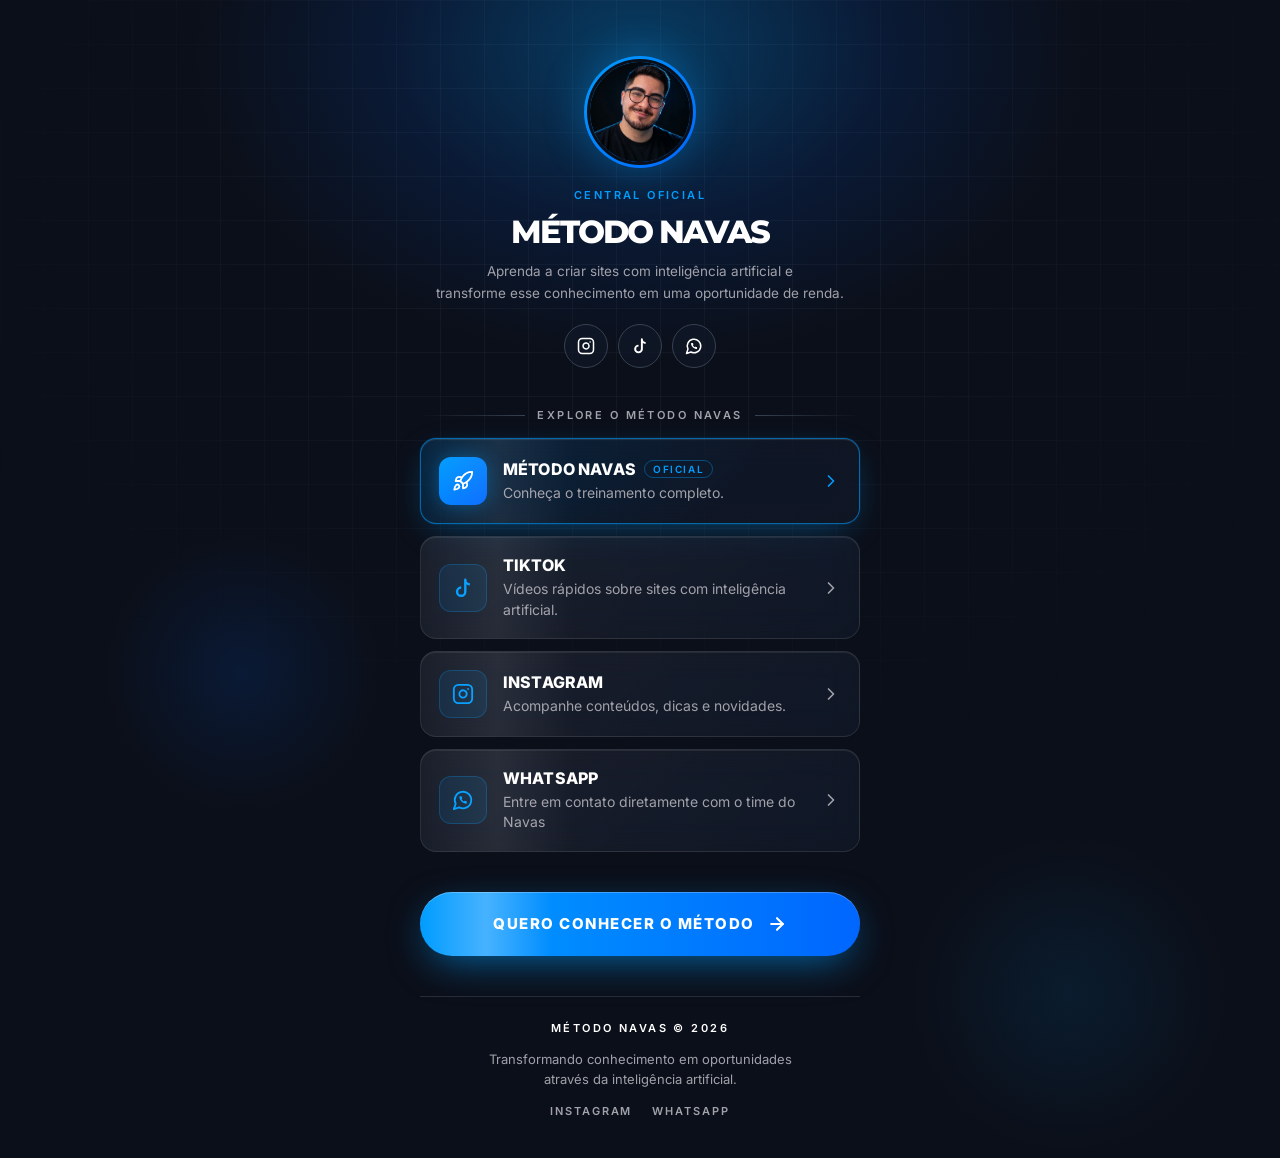
<file: index.html>
<!DOCTYPE html>
<html lang="pt-BR">
<head>
  <meta charset="utf-8">
  <meta name="viewport" content="width=device-width, initial-scale=1">
  <title>MÉTODO NAVAS — Links oficiais</title>
  <meta name="description" content="Aprenda a criar sites com inteligência artificial e transforme esse conhecimento em uma oportunidade de renda.">
  <meta name="theme-color" content="#0B0F19">

  <meta property="og:title" content="MÉTODO NAVAS">
  <meta property="og:description" content="Central oficial de links do Método Navas.">
  <meta property="og:url" content="https://metodonavas.com.br">
  <link rel="canonical" href="https://metodonavas.com.br">

  <link rel="icon" type="image/png" href="assets/images/favicon.png">
  <link rel="apple-touch-icon" href="assets/images/favicon.png">

  <link rel="preconnect" href="https://fonts.googleapis.com">
  <link rel="preconnect" href="https://fonts.gstatic.com" crossorigin>
  <link href="https://fonts.googleapis.com/css2?family=Inter:wght@400;500;600;800&amp;family=Montserrat:wght@800&amp;display=swap" rel="stylesheet">

  <link rel="stylesheet" href="css/style.css">
</head>
<body>

<div class="page">
  <!-- Fundo decorativo -->
  <div class="bg-grid" aria-hidden="true"></div>
  <div class="bg-glow bg-glow--top" aria-hidden="true"></div>
  <div class="bg-glow bg-glow--left" aria-hidden="true"></div>
  <div class="bg-glow bg-glow--right" aria-hidden="true"></div>

  <main class="container">

    <!-- ===================== PERFIL ===================== -->
    <header class="profile">
      <div class="profile__avatar">
        <img src="assets/images/foto-navas.webp" alt="Navas">
      </div>

      <div class="profile__info">
        <div class="eyebrow">Central oficial</div>
        <h1 class="profile__title">MÉTODO NAVAS</h1>
        <p class="profile__bio">Aprenda a criar sites com inteligência artificial e<br>transforme esse conhecimento em uma oportunidade de renda.</p>
      </div>

      <nav class="social" aria-label="Redes sociais">
        <a class="social__icon" href="https://www.instagram.com/metodo.navas/" target="_blank" rel="noopener" aria-label="Instagram">
          <svg width="18" height="18" viewBox="0 0 24 24" fill="none" stroke="currentColor" stroke-width="2" stroke-linecap="round" stroke-linejoin="round"><rect x="2" y="2" width="20" height="20" rx="5"></rect><path d="M16 11.37A4 4 0 1 1 12.63 8 4 4 0 0 1 16 11.37z"></path><line x1="17.5" y1="6.5" x2="17.51" y2="6.5"></line></svg>
        </a>
        <a class="social__icon" href="https://www.tiktok.com/@metodo.navas" target="_blank" rel="noopener" aria-label="TikTok">
          <svg width="18" height="18" viewBox="0 0 24 24" fill="none" stroke="currentColor" stroke-width="2.6" stroke-linecap="butt" stroke-linejoin="round"><path d="M10 11.5a4.5 4.5 0 1 0 4.5 4.5V3c0 2.8 2.2 5 5 5"></path></svg>
        </a>
        <a class="social__icon" href="https://api.whatsapp.com/send/?phone=5511940636267&amp;text=Ol%C3%A1+Yuri%21+Tenho+d%C3%BAvidas+sobre+o+M%C3%A9todo+Navas&amp;type=phone_number&amp;app_absent=0" target="_blank" rel="noopener" aria-label="WhatsApp">
          <svg width="18" height="18" viewBox="0 0 24 24" fill="none" stroke="currentColor" stroke-width="2" stroke-linecap="round" stroke-linejoin="round"><path d="M7.9 20A9 9 0 1 0 4 16.1L2 22Z"></path><path transform="translate(7.1 7.1) scale(0.41)" fill="currentColor" stroke="none" d="M22 16.92v3a2 2 0 0 1-2.18 2 19.79 19.79 0 0 1-8.63-3.07 19.5 19.5 0 0 1-6-6 19.79 19.79 0 0 1-3.07-8.67A2 2 0 0 1 4.11 2h3a2 2 0 0 1 2 1.72 12.84 12.84 0 0 0 .7 2.81 2 2 0 0 1-.45 2.11L8.09 9.91a16 16 0 0 0 6 6l1.27-1.27a2 2 0 0 1 2.11-.45 12.84 12.84 0 0 0 2.81.7A2 2 0 0 1 22 16.92z"></path></svg>
        </a>
      </nav>
    </header>

    <!-- ===================== LINKS ===================== -->
    <section class="links">
      <div class="divider">
        <div class="divider__line divider__line--left"></div>
        <div class="divider__text">EXPLORE O MÉTODO NAVAS</div>
        <div class="divider__line divider__line--right"></div>
      </div>

      <a class="link-card link-card--featured" href="https://metodonavas.com.br" target="_blank" rel="noopener">
        <div class="link-card__sheen"></div>
        <div class="link-card__icon link-card__icon--featured">
          <svg width="22" height="22" viewBox="0 0 24 24" fill="none" stroke="currentColor" stroke-width="2" stroke-linecap="round" stroke-linejoin="round"><path d="M4.5 16.5c-1.5 1.26-2 5-2 5s3.74-.5 5-2c.71-.84.7-2.13-.09-2.91a2.18 2.18 0 0 0-2.91-.09z"></path><path d="m12 15-3-3a22 22 0 0 1 2-3.95A12.88 12.88 0 0 1 22 2c0 2.72-.78 7.5-6 11a22.35 22.35 0 0 1-4 2z"></path><path d="M9 12H4s.55-3.03 2-4c1.62-1.08 5 0 5 0"></path><path d="M12 15v5s3.03-.55 4-2c1.08-1.62 0-5 0-5"></path></svg>
        </div>
        <div class="link-card__text">
          <div class="link-card__title-row"><span class="link-card__title">MÉTODO NAVAS</span><span class="badge">OFICIAL</span></div>
          <div class="link-card__desc">Conheça o treinamento completo.</div>
        </div>
        <svg class="link-card__chevron link-card__chevron--blue" width="20" height="20" viewBox="0 0 24 24" fill="none" stroke="currentColor" stroke-width="2" stroke-linecap="round" stroke-linejoin="round"><path d="m9 18 6-6-6-6"></path></svg>
      </a>

      <a class="link-card" href="https://www.tiktok.com/@metodo.navas" target="_blank" rel="noopener">
        <div class="link-card__sheen"></div>
        <div class="link-card__icon">
          <svg width="22" height="22" viewBox="0 0 24 24" fill="none" stroke="currentColor" stroke-width="2.6" stroke-linecap="butt" stroke-linejoin="round"><path d="M10 11.5a4.5 4.5 0 1 0 4.5 4.5V3c0 2.8 2.2 5 5 5"></path></svg>
        </div>
        <div class="link-card__text">
          <div class="link-card__title">TIKTOK</div>
          <div class="link-card__desc">Vídeos rápidos sobre sites com inteligência artificial.</div>
        </div>
        <svg class="link-card__chevron" width="20" height="20" viewBox="0 0 24 24" fill="none" stroke="currentColor" stroke-width="2" stroke-linecap="round" stroke-linejoin="round"><path d="m9 18 6-6-6-6"></path></svg>
      </a>

      <a class="link-card" href="https://www.instagram.com/metodo.navas/" target="_blank" rel="noopener">
        <div class="link-card__sheen"></div>
        <div class="link-card__icon">
          <svg width="22" height="22" viewBox="0 0 24 24" fill="none" stroke="currentColor" stroke-width="2" stroke-linecap="round" stroke-linejoin="round"><rect x="2" y="2" width="20" height="20" rx="5"></rect><path d="M16 11.37A4 4 0 1 1 12.63 8 4 4 0 0 1 16 11.37z"></path><line x1="17.5" y1="6.5" x2="17.51" y2="6.5"></line></svg>
        </div>
        <div class="link-card__text">
          <div class="link-card__title">INSTAGRAM</div>
          <div class="link-card__desc">Acompanhe conteúdos, dicas e novidades.</div>
        </div>
        <svg class="link-card__chevron" width="20" height="20" viewBox="0 0 24 24" fill="none" stroke="currentColor" stroke-width="2" stroke-linecap="round" stroke-linejoin="round"><path d="m9 18 6-6-6-6"></path></svg>
      </a>

      <a class="link-card" href="https://api.whatsapp.com/send/?phone=5511940636267&amp;text=Ol%C3%A1+Yuri%21+Tenho+d%C3%BAvidas+sobre+o+M%C3%A9todo+Navas&amp;type=phone_number&amp;app_absent=0" target="_blank" rel="noopener">
        <div class="link-card__sheen"></div>
        <div class="link-card__icon">
          <svg width="22" height="22" viewBox="0 0 24 24" fill="none" stroke="currentColor" stroke-width="2" stroke-linecap="round" stroke-linejoin="round"><path d="M7.9 20A9 9 0 1 0 4 16.1L2 22Z"></path><path transform="translate(7.1 7.1) scale(0.41)" fill="currentColor" stroke="none" d="M22 16.92v3a2 2 0 0 1-2.18 2 19.79 19.79 0 0 1-8.63-3.07 19.5 19.5 0 0 1-6-6 19.79 19.79 0 0 1-3.07-8.67A2 2 0 0 1 4.11 2h3a2 2 0 0 1 2 1.72 12.84 12.84 0 0 0 .7 2.81 2 2 0 0 1-.45 2.11L8.09 9.91a16 16 0 0 0 6 6l1.27-1.27a2 2 0 0 1 2.11-.45 12.84 12.84 0 0 0 2.81.7A2 2 0 0 1 22 16.92z"></path></svg>
        </div>
        <div class="link-card__text">
          <div class="link-card__title">WHATSAPP</div>
          <div class="link-card__desc">Entre em contato diretamente com o time do Navas</div>
        </div>
        <svg class="link-card__chevron" width="20" height="20" viewBox="0 0 24 24" fill="none" stroke="currentColor" stroke-width="2" stroke-linecap="round" stroke-linejoin="round"><path d="m9 18 6-6-6-6"></path></svg>
      </a>
    </section>

    <!-- ===================== CTA ===================== -->
    <a class="cta" href="https://metodonavas.com.br" target="_blank" rel="noopener">
      <div class="cta__sheen"></div>
      <span class="cta__label">QUERO CONHECER O MÉTODO</span>
      <svg class="cta__arrow" width="20" height="20" viewBox="0 0 24 24" fill="none" stroke="currentColor" stroke-width="2.5" stroke-linecap="round" stroke-linejoin="round"><path d="M5 12h14"></path><path d="m12 5 7 7-7 7"></path></svg>
    </a>

    <!-- ===================== FOOTER ===================== -->
    <footer class="footer">
      <div class="footer__brand">MÉTODO NAVAS © 2026</div>
      <p class="footer__text">Transformando conhecimento em oportunidades através da inteligência artificial.</p>
      <div class="footer__links">
        <a href="https://www.instagram.com/metodo.navas/" target="_blank" rel="noopener">INSTAGRAM</a>
        <a href="https://api.whatsapp.com/send/?phone=5511940636267&amp;text=Ol%C3%A1+Yuri%21+Tenho+d%C3%BAvidas+sobre+o+M%C3%A9todo+Navas&amp;type=phone_number&amp;app_absent=0" target="_blank" rel="noopener">WHATSAPP</a>
      </div>
    </footer>

  </main>
</div>

</body>
</html>
</file>
<file: css/style.css>
/* ==========================================================================
   Método Navas — Central de links
   Estrutura:
   01. Variáveis
   02. Base
   03. Animações
   04. Fundo decorativo
   05. Perfil
   06. Redes sociais
   07. Cards de link
   08. Botão principal (CTA)
   09. Footer
   ========================================================================== */


/* 01. VARIÁVEIS
   ========================================================================== */
:root {
  --bg: #0B0F19;
  --blue: #009DFF;
  --blue-deep: #0066FF;
  --white: #FFFFFF;
  --gray: #A1A1AA;
  --border: #374151;

  --gradient-blue: linear-gradient(135deg, #009DFF, #0066FF);
  --glass-blur: blur(16px) saturate(140%);
}


/* 02. BASE
   ========================================================================== */
*, *::before, *::after { box-sizing: border-box; }

html, body {
  margin: 0;
  background: var(--bg);
  color: var(--white);
  font-family: Inter, system-ui, sans-serif;
  -webkit-font-smoothing: antialiased;
}

a { color: var(--white); text-decoration: none; }
a:hover { color: var(--blue); }

img { display: block; }


/* 03. ANIMAÇÕES
   ========================================================================== */
@keyframes mnIn      { from { opacity: 0; transform: translateY(12px); } to { opacity: 1; transform: none; } }
@keyframes mnSheen   { 0% { transform: translateX(-120%) skewX(-20deg); } 60%, 100% { transform: translateX(320%) skewX(-20deg); } }
@keyframes mnCtaGlow { 0%, 100% { box-shadow: 0 12px 40px -10px rgba(0,157,255,.55), inset 0 1px 0 rgba(255,255,255,.25); } 50% { box-shadow: 0 14px 54px -6px rgba(0,157,255,.9), inset 0 1px 0 rgba(255,255,255,.3); } }
@keyframes mnNudge   { 0%, 100% { transform: translateX(0); } 50% { transform: translateX(4px); } }
@keyframes mnPulse   { 0%, 100% { opacity: .55; } 50% { opacity: .85; } }


/* 04. FUNDO DECORATIVO
   ========================================================================== */
.page {
  position: relative;
  min-height: 100vh;
  overflow: hidden;
  background: var(--bg);
}

.bg-grid {
  position: absolute;
  inset: 0;
  pointer-events: none;
  background-image:
    linear-gradient(rgba(55,65,81,.18) 1px, transparent 1px),
    linear-gradient(90deg, rgba(55,65,81,.18) 1px, transparent 1px);
  background-size: 44px 44px;
  -webkit-mask-image: radial-gradient(ellipse 70% 60% at 50% 20%, #000 30%, transparent 80%);
  mask-image: radial-gradient(ellipse 70% 60% at 50% 20%, #000 30%, transparent 80%);
}

.bg-glow {
  position: absolute;
  pointer-events: none;
}
.bg-glow--top {
  left: 50%;
  top: -260px;
  width: 900px;
  height: 620px;
  transform: translateX(-50%);
  background: radial-gradient(closest-side, rgba(0,157,255,.32), rgba(0,102,255,.12) 55%, transparent);
  animation: mnPulse 8s ease-in-out infinite;
}
.bg-glow--left {
  left: 8%;
  top: 46%;
  width: 280px;
  height: 280px;
  background: radial-gradient(closest-side, rgba(0,102,255,.12), transparent);
}
.bg-glow--right {
  right: 4%;
  top: 72%;
  width: 320px;
  height: 320px;
  background: radial-gradient(closest-side, rgba(0,157,255,.09), transparent);
}

.container {
  position: relative;
  max-width: 480px;
  margin: 0 auto;
  padding: 56px 20px 40px;
  display: flex;
  flex-direction: column;
  gap: 40px;
}


/* 05. PERFIL
   ========================================================================== */
.profile {
  display: flex;
  flex-direction: column;
  align-items: center;
  gap: 20px;
  text-align: center;
  animation: mnIn .6s ease-out both;
}

.profile__avatar {
  width: 112px;
  height: 112px;
  border-radius: 50%;
  padding: 3px;
  background: var(--gradient-blue);
  box-shadow: 0 0 40px rgba(0,157,255,.35);
}
.profile__avatar img {
  width: 100%;
  height: 100%;
  border-radius: 50%;
  object-fit: cover;
  object-position: 50% 30%;
  border: 3px solid var(--bg);
}

.profile__info {
  display: flex;
  flex-direction: column;
  align-items: center;
  gap: 12px;
}

.eyebrow {
  font-size: 11px;
  font-weight: 600;
  letter-spacing: .22em;
  color: var(--blue);
  text-transform: uppercase;
}

.profile__title {
  margin: 0;
  font-family: Montserrat, sans-serif;
  font-size: 32px;
  font-weight: 800;
  letter-spacing: -2px;
  line-height: 1.1;
}

.profile__bio {
  margin: 0;
  max-width: 440px;
  font-size: 13.5px;
  line-height: 1.6;
  color: var(--gray);
  text-wrap: balance;
}


/* 06. REDES SOCIAIS
   ========================================================================== */
.social {
  display: flex;
  gap: 10px;
}

.social__icon {
  width: 44px;
  height: 44px;
  display: flex;
  align-items: center;
  justify-content: center;
  border-radius: 50%;
  border: 1px solid var(--border);
  background: rgba(17,24,39,.7);
  color: var(--white);
  transition: all .25s;
}
.social__icon:hover {
  color: var(--blue);
  border-color: var(--blue);
  box-shadow: 0 0 18px rgba(0,157,255,.35);
}


/* 07. CARDS DE LINK
   ========================================================================== */
.links {
  display: flex;
  flex-direction: column;
  gap: 12px;
}

.divider {
  display: flex;
  align-items: center;
  gap: 12px;
  margin-bottom: 4px;
  animation: mnIn .6s .1s ease-out both;
}
.divider__line {
  flex: 1;
  height: 1px;
}
.divider__line--left  { background: linear-gradient(90deg, transparent, var(--border)); }
.divider__line--right { background: linear-gradient(90deg, var(--border), transparent); }
.divider__text {
  font-size: 11px;
  font-weight: 600;
  letter-spacing: .22em;
  color: var(--gray);
}

.link-card {
  position: relative;
  display: flex;
  align-items: center;
  gap: 16px;
  padding: 18px;
  overflow: hidden;
  border-radius: 16px;
  background: linear-gradient(135deg, rgba(255,255,255,.07), rgba(26,36,53,.35));
  -webkit-backdrop-filter: var(--glass-blur);
  backdrop-filter: var(--glass-blur);
  border: 1px solid rgba(255,255,255,.1);
  box-shadow: inset 0 1px 0 rgba(255,255,255,.08);
  color: var(--white);
  transition: all .25s ease;
  animation: mnIn .6s ease-out both;
}
.link-card:hover {
  transform: translateY(-2px);
  border-color: rgba(0,157,255,.55);
  box-shadow: 0 10px 30px -14px rgba(0,157,255,.5);
  color: var(--white);
}

/* Entrada em cascata e brilho defasado */
.links > .link-card:nth-of-type(1) { animation-delay: .15s; }
.links > .link-card:nth-of-type(2) { animation-delay: .2s; }
.links > .link-card:nth-of-type(3) { animation-delay: .25s; }
.links > .link-card:nth-of-type(4) { animation-delay: .3s; }
.links > .link-card:nth-of-type(1) .link-card__sheen { animation-delay: 1.5s; }
.links > .link-card:nth-of-type(2) .link-card__sheen { animation-delay: 2.1s; }
.links > .link-card:nth-of-type(3) .link-card__sheen { animation-delay: 2.7s; }
.links > .link-card:nth-of-type(4) .link-card__sheen { animation-delay: 3.3s; }

/* Card em destaque (Método Navas) */
.link-card--featured {
  background: linear-gradient(135deg, rgba(0,157,255,.16), rgba(26,36,53,.35) 70%);
  border-color: rgba(0,157,255,.6);
  box-shadow: inset 0 1px 0 rgba(255,255,255,.1), 0 0 0 1px rgba(0,157,255,.08), 0 10px 36px -12px rgba(0,157,255,.45);
}
.link-card--featured:hover {
  border-color: var(--blue);
  box-shadow: 0 0 0 1px rgba(0,157,255,.2), 0 14px 44px -10px rgba(0,157,255,.6);
}

.link-card__sheen {
  position: absolute;
  top: 0;
  bottom: 0;
  left: 0;
  width: 35%;
  pointer-events: none;
  background: linear-gradient(90deg, transparent, rgba(255,255,255,.07), transparent);
  animation: mnSheen 6s ease-in-out infinite;
}

.link-card__icon {
  flex: none;
  width: 48px;
  height: 48px;
  display: flex;
  align-items: center;
  justify-content: center;
  border-radius: 12px;
  background: rgba(0,157,255,.1);
  border: 1px solid rgba(0,157,255,.25);
  color: var(--blue);
}
.link-card__icon--featured {
  background: var(--gradient-blue);
  border: none;
  color: var(--white);
  box-shadow: 0 0 20px rgba(0,157,255,.4);
}

.link-card__text {
  flex: 1;
  min-width: 0;
  display: flex;
  flex-direction: column;
  gap: 4px;
}

.link-card__title-row {
  display: flex;
  align-items: center;
  flex-wrap: wrap;
  gap: 8px;
}

.link-card__title {
  font-size: 16px;
  font-weight: 800;
  letter-spacing: .01em;
}

.link-card__desc {
  font-size: 14px;
  line-height: 1.45;
  color: var(--gray);
}

.badge {
  padding: 2px 8px;
  border: 1px solid rgba(0,157,255,.4);
  border-radius: 999px;
  font-size: 10px;
  font-weight: 600;
  letter-spacing: .16em;
  color: var(--blue);
}

.link-card__chevron {
  flex: none;
  color: var(--gray);
}
.link-card__chevron--blue { color: var(--blue); }


/* 08. BOTÃO PRINCIPAL (CTA)
   ========================================================================== */
.cta {
  position: relative;
  display: flex;
  align-items: center;
  justify-content: center;
  gap: 12px;
  height: 64px;
  overflow: hidden;
  border-radius: 999px;
  background: linear-gradient(90deg, #009DFF, #0066FF);
  color: var(--white);
  font-size: 15px;
  font-weight: 800;
  letter-spacing: .1em;
  box-shadow: 0 12px 40px -10px rgba(0,157,255,.65), inset 0 1px 0 rgba(255,255,255,.25);
  transition: all .3s ease;
  animation: mnIn .6s .45s ease-out both, mnCtaGlow 3.2s 1.2s ease-in-out infinite;
}
.cta:hover {
  transform: translateY(-2px) scale(1.01);
  box-shadow: 0 16px 56px -8px rgba(0,157,255,.85), inset 0 1px 0 rgba(255,255,255,.35);
  filter: brightness(1.08);
  color: var(--white);
}

.cta__sheen {
  position: absolute;
  top: 0;
  bottom: 0;
  left: 0;
  width: 30%;
  pointer-events: none;
  background: linear-gradient(90deg, transparent, rgba(255,255,255,.28), transparent);
  animation: mnSheen 4s 2s ease-in-out infinite;
}

.cta__label { position: relative; }

.cta__arrow {
  position: relative;
  animation: mnNudge 1.6s ease-in-out infinite;
}


/* 09. FOOTER
   ========================================================================== */
.footer {
  display: flex;
  flex-direction: column;
  align-items: center;
  gap: 14px;
  padding-top: 24px;
  border-top: 1px solid rgba(55,65,81,.6);
  text-align: center;
  animation: mnIn .6s .55s ease-out both;
}

.footer__brand {
  font-size: 11px;
  font-weight: 600;
  letter-spacing: .22em;
  color: var(--white);
}

.footer__text {
  margin: 0;
  max-width: 320px;
  font-size: 13px;
  line-height: 1.6;
  color: var(--gray);
  text-wrap: pretty;
}

.footer__links {
  display: flex;
  gap: 20px;
}
.footer__links a {
  font-size: 11px;
  font-weight: 600;
  letter-spacing: .18em;
  color: var(--gray);
  transition: color .2s;
}
.footer__links a:hover { color: var(--blue); }


/* Acessibilidade: reduz animações se o usuário preferir */
@media (prefers-reduced-motion: reduce) {
  *, *::before, *::after {
    animation-duration: .01ms !important;
    animation-iteration-count: 1 !important;
    transition-duration: .01ms !important;
  }
}
</file>
